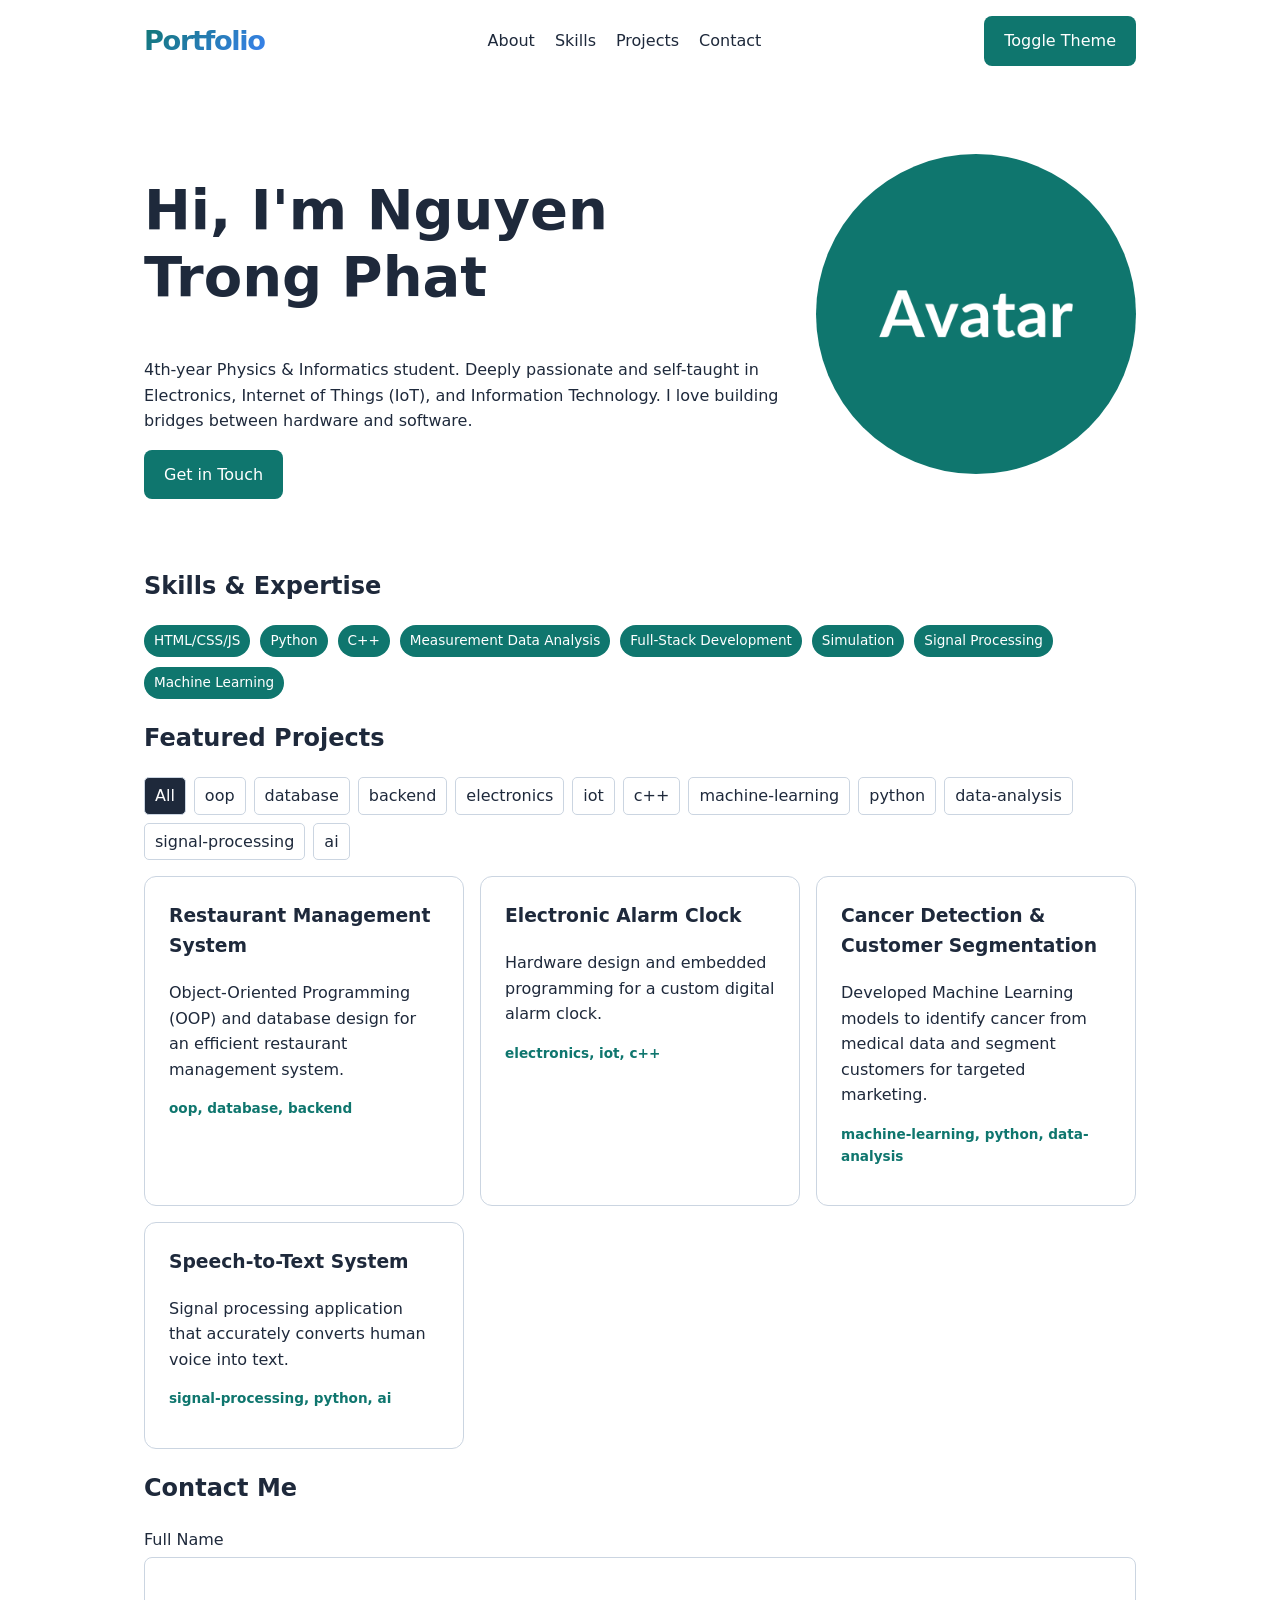
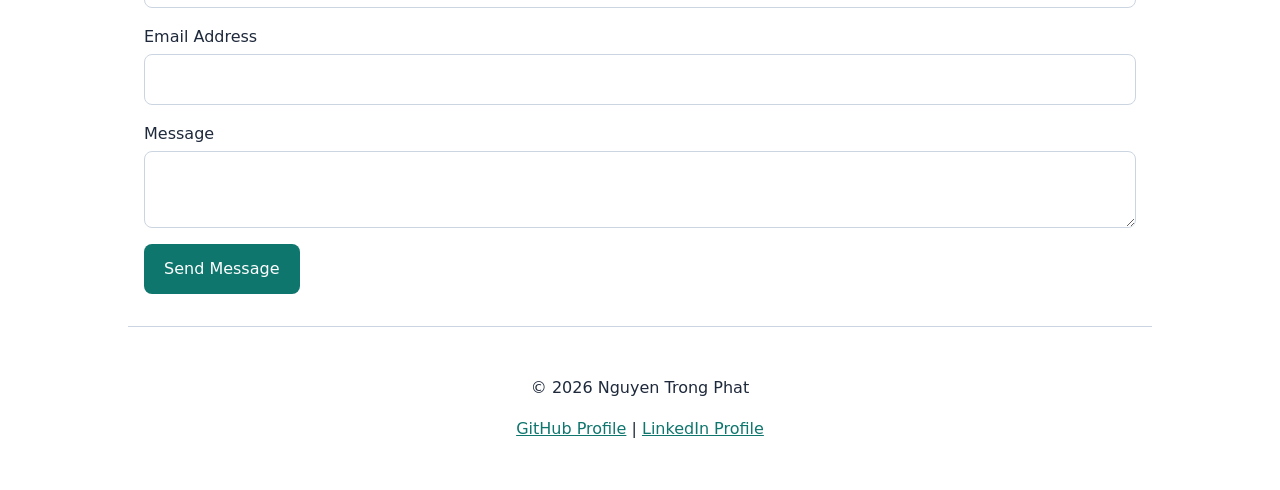
<file: index.html>
<!doctype html>
<html lang="en">
<head>
  <meta charset="utf-8">
  <meta name="viewport" content="width=device-width, initial-scale=1">
  <title>Nguyen Trong Phat - Portfolio</title>
  <meta name="description" content="Personal portfolio of Nguyen Trong Phat, Physics Informatics student.">
  <link rel="stylesheet" href="styles.css">
  <script type="module" src="app.js"></script>
</head>
<body>
  <header class="site-header container">
    <a class="logo" href="#">Portfolio</a>
    <nav class="site-nav">
      <ul>
        <li><a href="#about">About</a></li>
        <li><a href="#skills">Skills</a></li>
        <li><a href="#projects">Projects</a></li>
        <li><a href="#contact">Contact</a></li>
      </ul>
    </nav>
    <button id="theme-toggle" class="button">Toggle Theme</button>
  </header>

  <main class="container">
    <section id="about" class="hero">
      <div>
        <h1>Hi, I'm Nguyen Trong Phat</h1>
        <p>4th-year Physics & Informatics student. Deeply passionate and self-taught in Electronics, Internet of Things (IoT), and Information Technology. I love building bridges between hardware and software.</p>
        <a class="button" href="#contact">Get in Touch</a>
      </div>
      <img src="me.jpg" alt="Portrait of Nguyen Trong Phat">
    </section>

    <section id="skills">
      <h2>Skills & Expertise</h2>
      <ul class="tags">
        <li>HTML/CSS/JS</li>
        <li>Python</li>
        <li>C++</li>
        <li>Measurement Data Analysis</li>
        <li>Full-Stack Development</li>
        <li>Simulation</li>
        <li>Signal Processing</li>
        <li>Machine Learning</li>
      </ul>
    </section>

    <section id="projects">
      <h2>Featured Projects</h2>
      <div id="filters"></div>
      <ul id="project-list" class="projects"></ul>
      <p id="empty-state" style="display: none;">No matching projects found.</p>
    </section>

    <section id="contact">
      <h2>Contact Me</h2>
      <form id="contact-form" novalidate>
        <div class="field">
          <label for="name">Full Name</label>
          <input id="name" name="name" required>
        </div>
        <div class="field">
          <label for="email">Email Address</label>
          <input id="email" type="email" name="email" required>
        </div>
        <div class="field">
          <label for="msg">Message</label>
          <textarea id="msg" name="msg"></textarea>
        </div>
        <button class="button">Send Message</button>
      </form>
      <p id="contact-success" style="display: none; color: #10b981; margin-top: 10px; font-weight: bold;">Message sent successfully. Thank you!</p>
      <p id="contact-error" style="display: none; color: #ef4444; margin-top: 10px; font-weight: bold;">Please enter a valid email address.</p>
    </section>
  </main>

  <footer class="container">
    <p>© 2026 Nguyen Trong Phat</p>
    <p>
      <a href="https://github.com/phatnguyen196-solverboiz">GitHub Profile</a> | 
      <a href="https://linkedin.com/in/phatnguyen196-solverboiz">LinkedIn Profile</a>
    </p>
  </footer>

  <template id="project-card">
    <li class="card">
      <h3></h3>
      <p class="desc"></p>
      <p class="card-tags" style="font-size: 0.85rem; color: var(--color-accent); font-weight: bold;"></p>
    </li>
  </template>
</body>
</html>
</file>
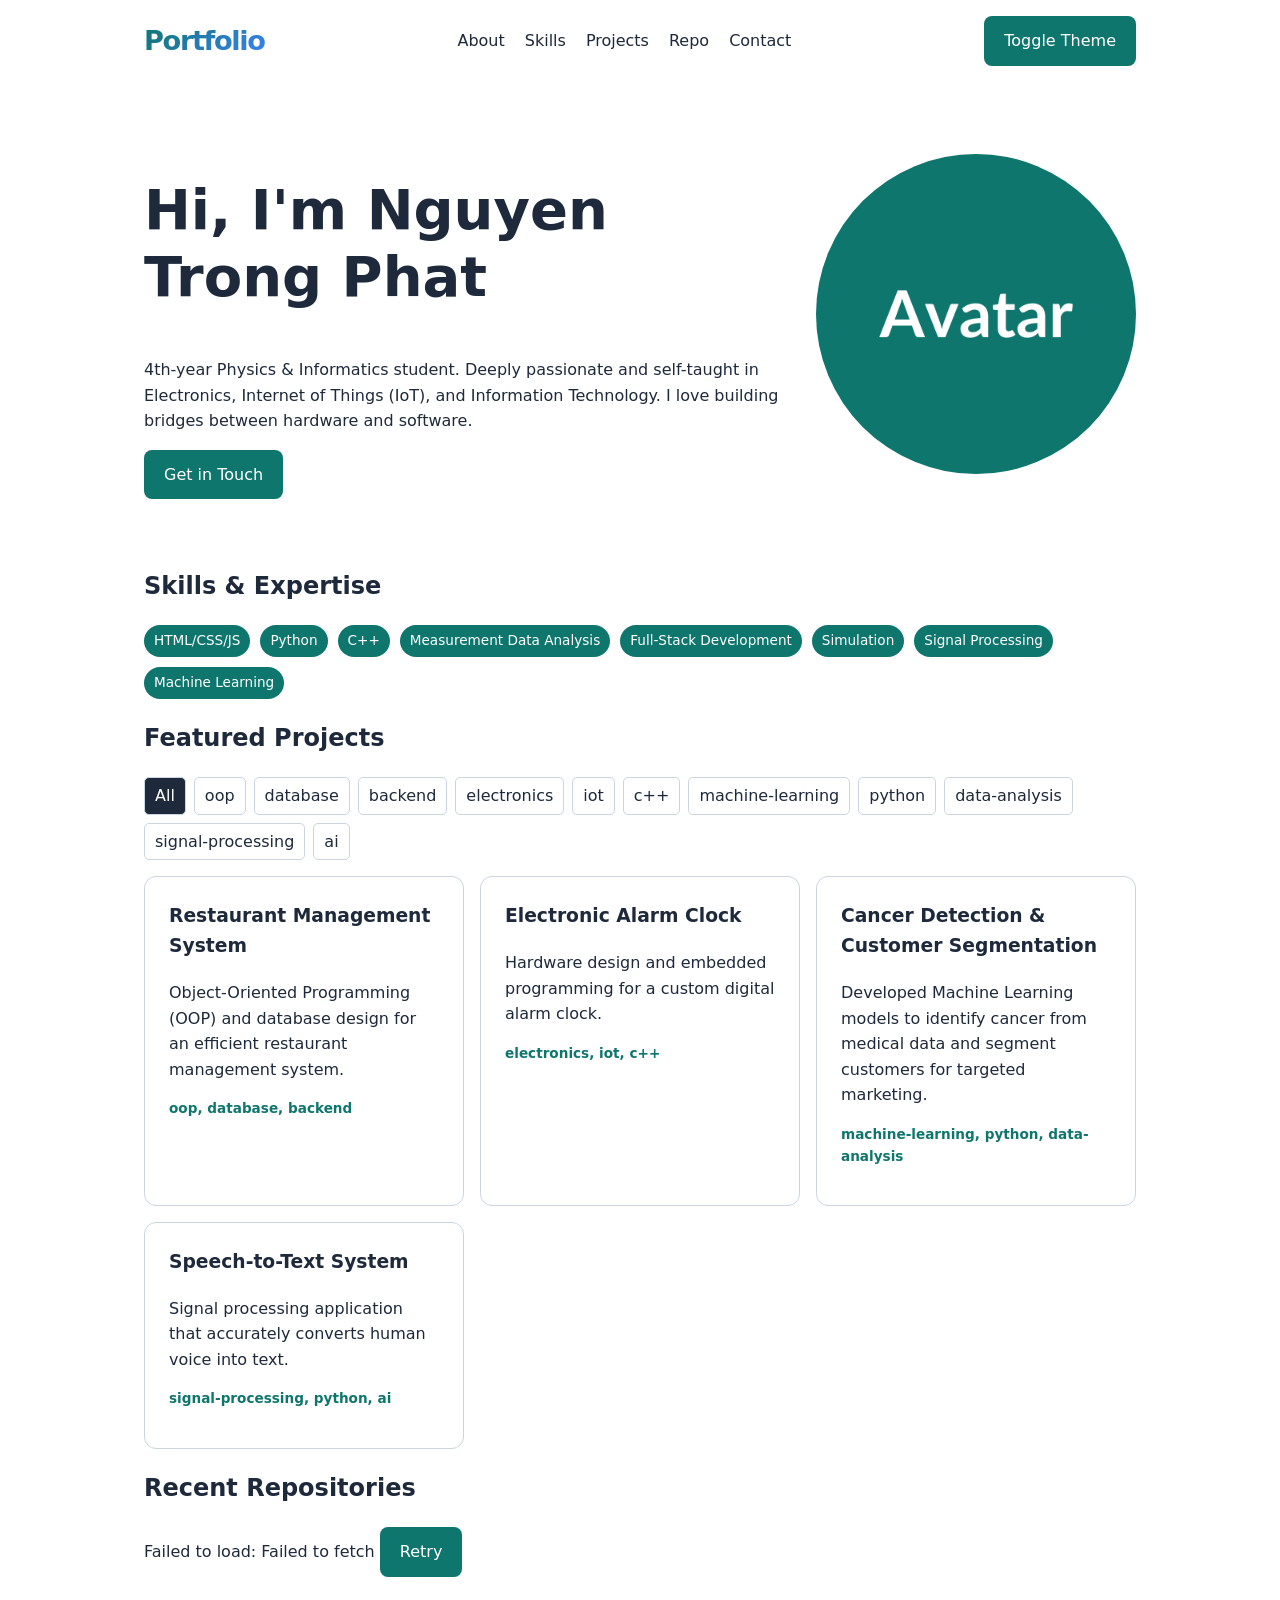
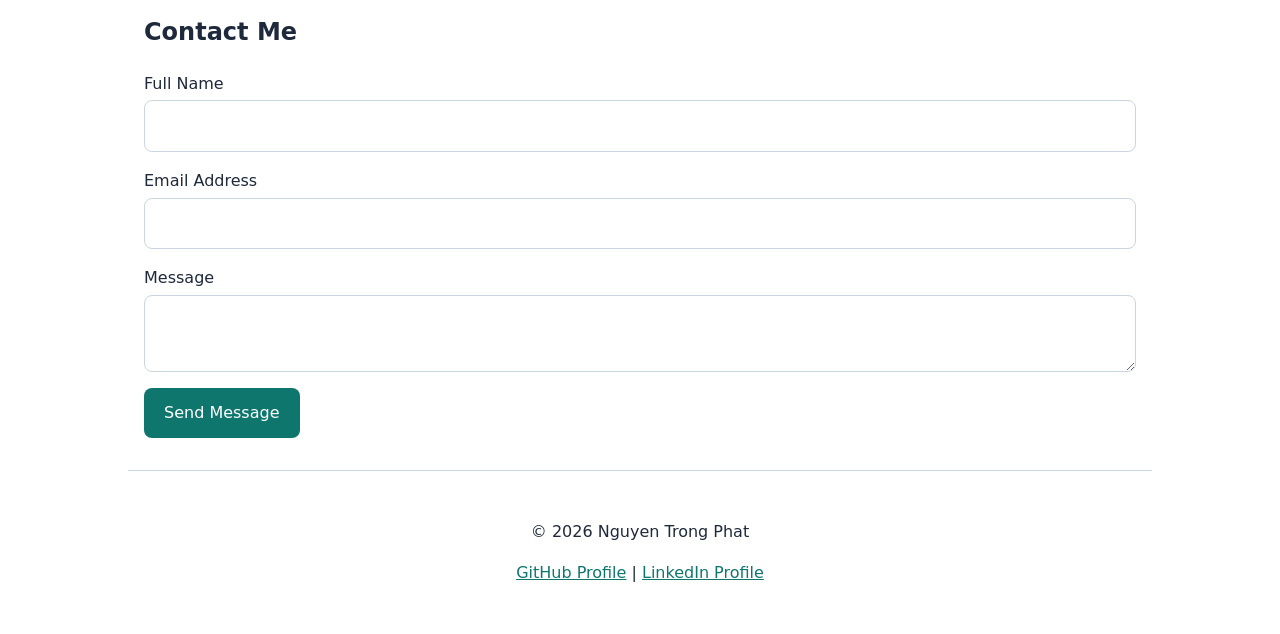
<file: portfolio/index.html>
<!doctype html>
<html lang="en">
<head>
  <meta charset="utf-8">
  <meta name="viewport" content="width=device-width, initial-scale=1">
  <title>Nguyen Trong Phat - Portfolio</title>
  <meta name="description" content="Personal portfolio of Nguyen Trong Phat, Physics Informatics student.">
  <link rel="stylesheet" href="styles.css">
  <script type="module" src="app.js"></script>
</head>
<body>
  <header class="site-header container">
    <a class="logo" href="#">Portfolio</a>
    <nav class="site-nav">
      <ul>
        <li><a href="#about">About</a></li>
        <li><a href="#skills">Skills</a></li>
        <li><a href="#projects">Projects</a></li>
        <li><a href="#repos">Repo</a></li>
        <li><a href="#contact">Contact</a></li>
      </ul>
    </nav>
    <button id="theme-toggle" class="button">Toggle Theme</button>
  </header>

  <main class="container">
    <section id="about" class="hero">
      <div>
        <h1>Hi, I'm Nguyen Trong Phat</h1>
        <p>4th-year Physics & Informatics student. Deeply passionate and self-taught in Electronics, Internet of Things (IoT), and Information Technology. I love building bridges between hardware and software.</p>
        <a class="button" href="#contact">Get in Touch</a>
      </div>
      <img src="me.jpg" alt="Portrait of Nguyen Trong Phat">
    </section>

    <section id="skills">
      <h2>Skills & Expertise</h2>
      <ul class="tags">
        <li>HTML/CSS/JS</li>
        <li>Python</li>
        <li>C++</li>
        <li>Measurement Data Analysis</li>
        <li>Full-Stack Development</li>
        <li>Simulation</li>
        <li>Signal Processing</li>
        <li>Machine Learning</li>
      </ul>
    </section>

    <section id="projects">
      <h2>Featured Projects</h2>
      <div id="filters"></div>
      <ul id="project-list" class="projects"></ul>
      <p id="empty-state" style="display: none;">No matching projects found.</p>
    </section>
    
    <section id="repos">
      <h2>Recent Repositories</h2>
      <p id="repos-state">Loading…</p>
      <ul id="repo-list"></ul>
    </section>

    <section id="contact">
      <h2>Contact Me</h2>
      <form id="contact-form" novalidate>
        <div class="field">
          <label for="name">Full Name</label>
          <input id="name" name="name" required>
        </div>
        <div class="field">
          <label for="email">Email Address</label>
          <input id="email" type="email" name="email" required>
        </div>
        <div class="field">
          <label for="msg">Message</label>
          <textarea id="msg" name="msg"></textarea>
        </div>
        <button class="button">Send Message</button>
      </form>
      <p id="contact-success" style="display: none; color: #10b981; margin-top: 10px; font-weight: bold;">Message sent successfully. Thank you!</p>
      <p id="contact-error" style="display: none; color: #ef4444; margin-top: 10px; font-weight: bold;">Please enter a valid email address.</p>
    </section>
  </main>

  <footer class="container">
    <p>© 2026 Nguyen Trong Phat</p>
    <p>
      <a href="https://github.com/phatnguyen196-solverboiz">GitHub Profile</a> | 
      <a href="https://linkedin.com/in/phatnguyen196-solverboiz">LinkedIn Profile</a>
    </p>
  </footer>

  <template id="project-card">
    <li class="card">
      <h3></h3>
      <p class="desc"></p>
      <p class="card-tags" style="font-size: 0.85rem; color: var(--color-accent); font-weight: bold;"></p>
    </li>
  </template>
</body>
</html>
</file>
<file: styles.css>
*, *::before, *::after {
  box-sizing: border-box;
}

:root {
  --color-bg: #ffffff;
  --color-text: #1e293b;
  --color-accent: #0f766e;
  --space: 1rem;
  --font: system-ui, sans-serif;
  --color-card-bg: #ffffff;
  --color-border: #cbd5e1;
}

:root.dark {
  --color-bg: #0f172a;
  --color-text: #e2e8f0;
  --color-card-bg: #1e293b;
  --color-border: #334155;
  --color-accent: #14b8a6;
}

@media (prefers-color-scheme: dark) {
  :root:not(.light) {
    --color-bg: #0f172a;
    --color-text: #e2e8f0;
    --color-card-bg: #1e293b;
    --color-border: #334155;
    --color-accent: #14b8a6;
  }
}

body {
  margin: 0;
  font-family: var(--font);
  line-height: 1.6;
  color: var(--color-text);
  background: var(--color-bg);
}

img {
  max-width: 100%;
  height: auto;
  border-radius: 50%;
  aspect-ratio: 1/1;
  object-fit: cover;
}

.container {
  max-width: 64rem;
  margin-inline: auto;
  padding-inline: var(--space);
}

.site-header {
  display: flex;
  flex-wrap: wrap;
  align-items: center;
  justify-content: space-between;
  gap: var(--space);
  padding: var(--space);
}

.site-nav ul {
  display: flex;
  flex-wrap: wrap;
  gap: 0.5rem 1.25rem;
  margin: 0;
  padding: 0;
  list-style: none;
}

a { color: var(--color-accent); }
.site-header a { text-decoration: none; color: inherit; }

.logo { 
  font-weight: 800; 
  font-size: 1.7rem;
  letter-spacing: -0.05em;
  background: linear-gradient(135deg, var(--color-accent) 0%, #3b82f6 100%);
  -webkit-background-clip: text;
  -webkit-text-fill-color: transparent;
  background-clip: text;
  color: transparent !important;
  transition: transform 0.3s ease, filter 0.3s ease;
  display: inline-block;
}

.logo:hover {
  transform: translateY(-2px);
  filter: brightness(1.2);
}

.hero {
  display: grid;
  gap: 2rem;
  align-items: center;
  padding-block: 3rem;
}

.hero h1 {
  font-size: clamp(2rem, 5vw + 1rem, 3.5rem);
  line-height: 1.2;
}

@media (min-width: 48rem) {
  .hero { grid-template-columns: 2fr 1fr; }
}

ul.tags {
  display: flex;
  flex-wrap: wrap;
  gap: 10px;
  list-style: none;
  padding: 0;
}

ul.tags li, .card-tags span {
  background: var(--color-accent);
  color: #fff;
  padding: 5px 10px;
  border-radius: 999px;
  font-size: 0.85rem;
}

.projects {
  display: grid;
  grid-template-columns: repeat(auto-fit, minmax(16rem, 1fr));
  gap: var(--space);
  list-style: none;
  padding: 0;
}

.card {
  padding: 1.5rem;
  border: 1px solid var(--color-border);
  border-radius: 0.75rem;
  background: var(--color-card-bg);
  transition: transform 0.2s;
}

@media (prefers-reduced-motion: no-preference) {
  .card:hover {
    transform: translateY(-5px);
  }
}

.card h3 { margin-top: 0; }

#filters {
  margin-bottom: 1rem;
  display: flex;
  gap: 0.5rem;
  flex-wrap: wrap;
}

#filters button {
  padding: 5px 10px;
  border: 1px solid var(--color-border);
  background: var(--color-bg);
  color: var(--color-text);
  border-radius: 5px;
  cursor: pointer;
}

#filters button.active {
  background: var(--color-text);
  color: var(--color-bg);
}

.field {
  display: flex;
  flex-direction: column;
  gap: 0.25rem;
  margin-bottom: var(--space);
}

input, textarea, button {
  font: inherit;
}

input, textarea {
  padding: 0.75rem;
  border: 1px solid var(--color-border);
  border-radius: 0.5rem;
  background: var(--color-bg);
  color: var(--color-text);
}

.button {
  display: inline-block;
  padding: 0.75rem 1.25rem;
  border: 0;
  border-radius: 0.5rem;
  color: #ffffff;
  background: var(--color-accent);
  text-decoration: none;
  cursor: pointer;
}

:focus-visible {
  outline: 3px solid var(--color-accent);
  outline-offset: 3px;
}

footer {
  text-align: center;
  padding-block: 2rem;
  margin-top: 2rem;
  border-top: 1px solid var(--color-border);
}
</file>
<file: portfolio/styles.css>
*, *::before, *::after {
  box-sizing: border-box;
}

:root {
  --color-bg: #ffffff;
  --color-text: #1e293b;
  --color-accent: #0f766e;
  --space: 1rem;
  --font: system-ui, sans-serif;
  --color-card-bg: #ffffff;
  --color-border: #cbd5e1;
}

:root.dark {
  --color-bg: #0f172a;
  --color-text: #e2e8f0;
  --color-card-bg: #1e293b;
  --color-border: #334155;
  --color-accent: #14b8a6;
}

@media (prefers-color-scheme: dark) {
  :root:not(.light) {
    --color-bg: #0f172a;
    --color-text: #e2e8f0;
    --color-card-bg: #1e293b;
    --color-border: #334155;
    --color-accent: #14b8a6;
  }
}

body {
  margin: 0;
  font-family: var(--font);
  line-height: 1.6;
  color: var(--color-text);
  background: var(--color-bg);
}

img {
  max-width: 100%;
  height: auto;
  border-radius: 50%;
  aspect-ratio: 1/1;
  object-fit: cover;
}

.container {
  max-width: 64rem;
  margin-inline: auto;
  padding-inline: var(--space);
}

.site-header {
  display: flex;
  flex-wrap: wrap;
  align-items: center;
  justify-content: space-between;
  gap: var(--space);
  padding: var(--space);
}

.site-nav ul {
  display: flex;
  flex-wrap: wrap;
  gap: 0.5rem 1.25rem;
  margin: 0;
  padding: 0;
  list-style: none;
}

a { color: var(--color-accent); }
.site-header a { text-decoration: none; color: inherit; }

.logo { 
  font-weight: 800; 
  font-size: 1.7rem;
  letter-spacing: -0.05em;
  background: linear-gradient(135deg, var(--color-accent) 0%, #3b82f6 100%);
  -webkit-background-clip: text;
  -webkit-text-fill-color: transparent;
  background-clip: text;
  color: transparent !important;
  transition: transform 0.3s ease, filter 0.3s ease;
  display: inline-block;
}

.logo:hover {
  transform: translateY(-2px);
  filter: brightness(1.2);
}

.hero {
  display: grid;
  gap: 2rem;
  align-items: center;
  padding-block: 3rem;
}

.hero h1 {
  font-size: clamp(2rem, 5vw + 1rem, 3.5rem);
  line-height: 1.2;
}

@media (min-width: 48rem) {
  .hero { grid-template-columns: 2fr 1fr; }
}

ul.tags {
  display: flex;
  flex-wrap: wrap;
  gap: 10px;
  list-style: none;
  padding: 0;
}

ul.tags li, .card-tags span {
  background: var(--color-accent);
  color: #fff;
  padding: 5px 10px;
  border-radius: 999px;
  font-size: 0.85rem;
}

.projects, #repo-list {
  display: grid;
  grid-template-columns: repeat(auto-fit, minmax(16rem, 1fr));
  gap: var(--space);
  list-style: none;
  padding: 0;
}

.card {
  padding: 1.5rem;
  border: 1px solid var(--color-border);
  border-radius: 0.75rem;
  background: var(--color-card-bg);
  transition: transform 0.2s;
}

@media (prefers-reduced-motion: no-preference) {
  .card:hover {
    transform: translateY(-5px);
  }
}

.card h3 { margin-top: 0; }

#filters {
  margin-bottom: 1rem;
  display: flex;
  gap: 0.5rem;
  flex-wrap: wrap;
}

#filters button {
  padding: 5px 10px;
  border: 1px solid var(--color-border);
  background: var(--color-bg);
  color: var(--color-text);
  border-radius: 5px;
  cursor: pointer;
}

#filters button.active {
  background: var(--color-text);
  color: var(--color-bg);
}

.field {
  display: flex;
  flex-direction: column;
  gap: 0.25rem;
  margin-bottom: var(--space);
}

input, textarea, button {
  font: inherit;
}

input, textarea {
  padding: 0.75rem;
  border: 1px solid var(--color-border);
  border-radius: 0.5rem;
  background: var(--color-bg);
  color: var(--color-text);
}

.button {
  display: inline-block;
  padding: 0.75rem 1.25rem;
  border: 0;
  border-radius: 0.5rem;
  color: #ffffff;
  background: var(--color-accent);
  text-decoration: none;
  cursor: pointer;
}

:focus-visible {
  outline: 3px solid var(--color-accent);
  outline-offset: 3px;
}

footer {
  text-align: center;
  padding-block: 2rem;
  margin-top: 2rem;
  border-top: 1px solid var(--color-border);
}
</file>
